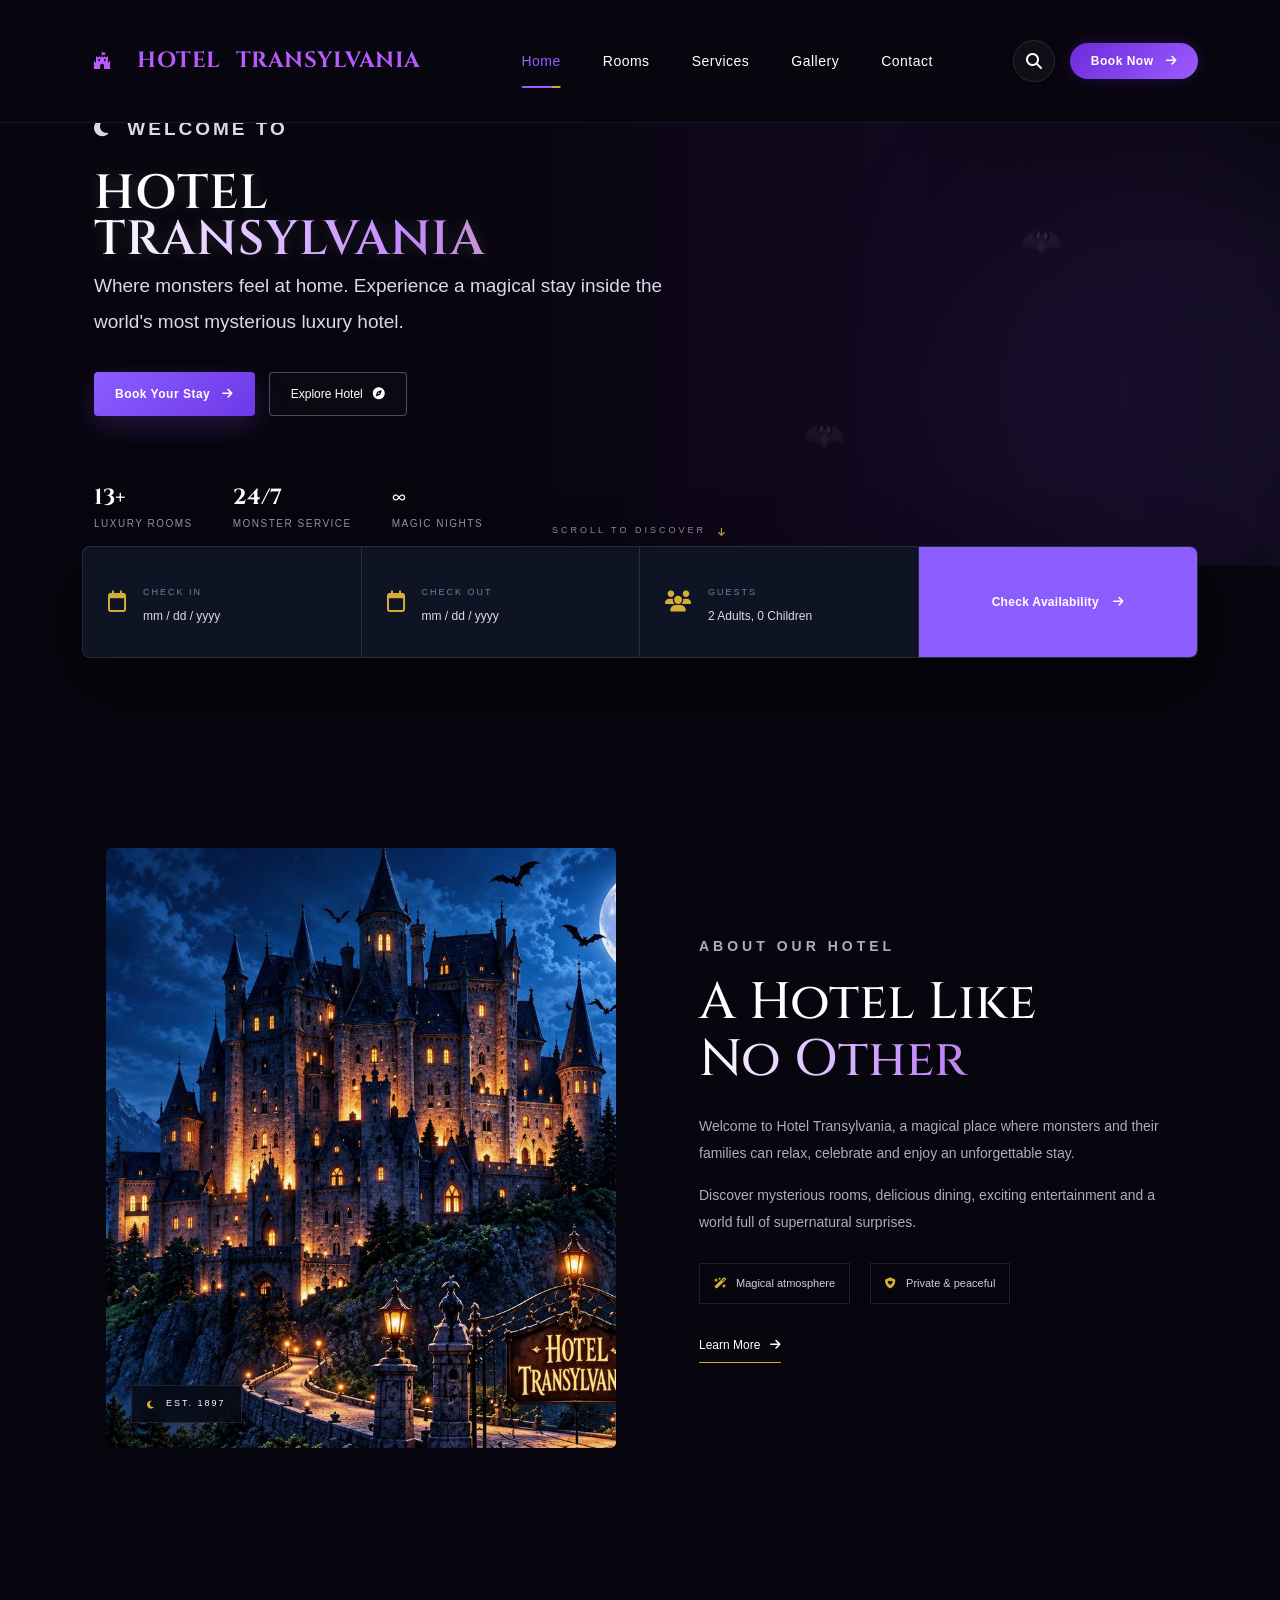
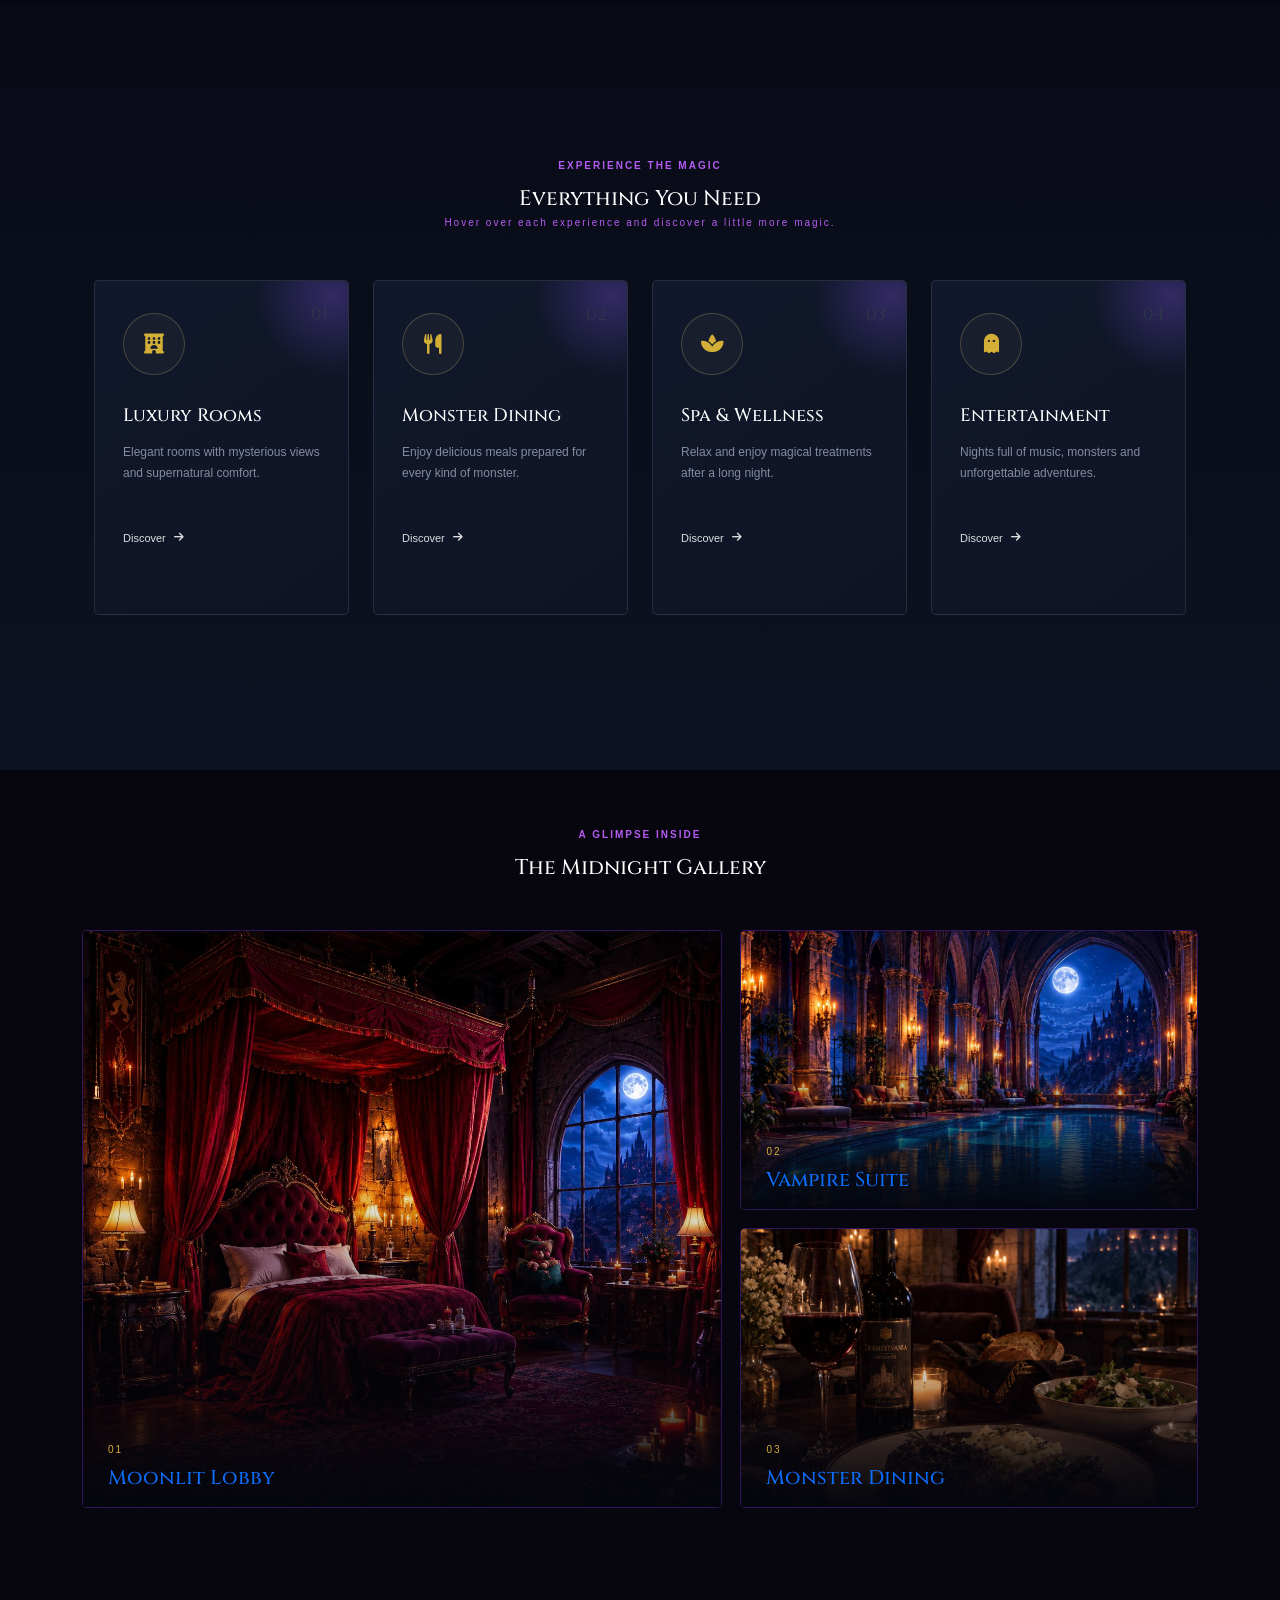
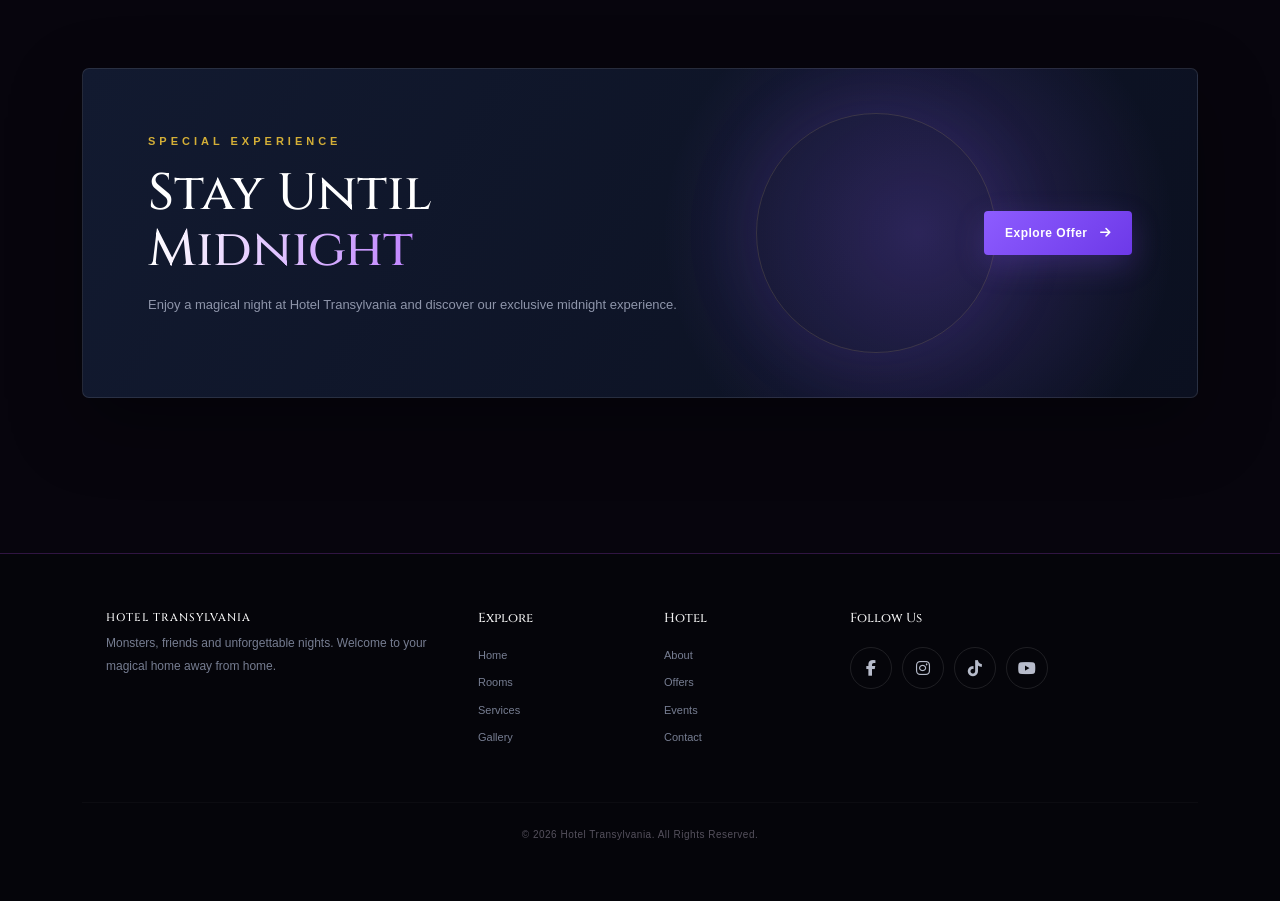
<file: index.html>
<!DOCTYPE html>
<html lang="en">
<head>
    <meta charset="UTF-8">
    <meta name="viewport" content="width=device-width, initial-scale=1.0">
    <title>Hotel Transylvania</title>

    <link href="https://cdn.jsdelivr.net/npm/bootstrap@5.3.3/dist/css/bootstrap.min.css" rel="stylesheet">
    <link rel="stylesheet" href="https://cdnjs.cloudflare.com/ajax/libs/font-awesome/6.5.2/css/all.min.css">
    <link rel="preconnect" href="https://fonts.googleapis.com">
    <link rel="preconnect" href="https://fonts.gstatic.com" crossorigin>
    <link href="https://fonts.googleapis.com/css2?family=Cinzel:wght@400;500;600;700;800&family=Poppins:wght@300;400;500;600;700&display=swap" rel="stylesheet">
    <link rel="stylesheet" href="style.css">
</head>


<link rel="icon" type="image/svg+xml" href="img/brand.png" >


<body>
<nav class="navbar navbar-expand-lg fixed-top">
    <div class="container">
        <a class="navbar-brand" href="#">
            <span class="logo-icon"><i class="fa-brands fa-fort-awesome"></i></span>
            <span>HOTEL</span>
            <span>TRANSYLVANIA</span>
        </a>

        <button class="navbar-toggler" type="button" data-bs-toggle="collapse" data-bs-target="#navbarMenu">
            <i class="fa-solid fa-bars"></i>
        </button>

        <div class="collapse navbar-collapse" id="navbarMenu">
            <ul class="navbar-nav mx-auto">
                <li class="nav-item"><a class="nav-link active" href="index.html">Home</a></li>
                <li class="nav-item"><a class="nav-link" href="index1.html">Rooms</a></li>
                <li class="nav-item"><a class="nav-link" href="index3.html">Services</a></li>
                <li class="nav-item"><a class="nav-link" href="index4.html">Gallery</a></li>
                <li class="nav-item"><a class="nav-link" href="index2.html">Contact</a></li>
            </ul>

            <div class="nav-right">
               <a href="index.html" class="icon-btn" aria-label="Search">
    <i class="fa-solid fa-magnifying-glass"></i>
</a>
                <a href="index2.html" class="book-btn">Book Now <i class="fa-solid fa-arrow-right"></i></a>
            </div>
        </div>
    </div>
</nav>

<section class="hero">
    <div class="hero-glow"></div>
    <div class="hero-overlay"></div>
    <div class="floating-bat bat-one">🦇</div>
    <div class="floating-bat bat-two">🦇</div>

    <div class="container hero-content">
        <div class="row align-items-center">
            <div class="col-lg-7">
                <p class="small-title"><i class="fa-solid fa-moon"></i> WELCOME TO</p>
                <h1>HOTEL <span>TRANSYLVANIA</span></h1>
                <p class="hero-text">
                    Where monsters feel at home. Experience a magical stay inside
                    the world's most mysterious luxury hotel.
                </p>

                <div class="hero-buttons">
                    <a href="#booking" class="main-btn">Book Your Stay <i class="fa-solid fa-arrow-right"></i></a>
                    <a href="#gallery" class="outline-btn">Explore Hotel <i class="fa-solid fa-compass"></i></a>
                </div>

                <div class="hero-stats">
                    <div><strong>13+</strong><span>Luxury Rooms</span></div>
                    <div><strong>24/7</strong><span>Monster Service</span></div>
                    <div><strong>∞</strong><span>Magic Nights</span></div>
                </div>
            </div>
        </div>
    </div>

    <div class="scroll-down">
        <span>SCROLL TO DISCOVER</span>
        <i class="fa-solid fa-arrow-down"></i>
    </div>
</section>

<section class="booking-section" id="booking">
    <div class="container">
        <div class="booking-box">
            <div class="row g-0 align-items-center">
                <div class="col-lg-3 booking-item">
                    <i class="fa-regular fa-calendar"></i>
                    <div><small>CHECK IN</small><p>mm / dd / yyyy</p></div>
                </div>
                <div class="col-lg-3 booking-item">
                    <i class="fa-regular fa-calendar"></i>
                    <div><small>CHECK OUT</small><p>mm / dd / yyyy</p></div>
                </div>
                <div class="col-lg-3 booking-item">
                    <i class="fa-solid fa-users"></i>
                    <div><small>GUESTS</small><p>2 Adults, 0 Children</p></div>
                </div>
                <div class="col-lg-3">
                    <button class="availability-btn">Check Availability <i class="fa-solid fa-arrow-right"></i></button>
                </div>
            </div>
        </div>
    </div>
</section>

<section class="about-section" id="rooms">
    <div class="container">
        <div class="row align-items-center g-5">
            <div class="col-lg-6">
               
                <div class="about-image image-hover">
                    <img src="img/hotal.jpg" alt="Luxury hotel">
                    <div class="image-decoration"></div>
                    <div class="image-badge"><i class="fa-solid fa-moon"></i><span>EST. 1897</span></div>
                </div>
            </div>

            <div class="col-lg-6">
                <div class="about-content">
                    <p class="section-label">ABOUT OUR HOTEL</p>
                    <h2>A Hotel Like <span>No Other</span></h2>
                    <p>Welcome to Hotel Transylvania, a magical place where monsters and their families can relax, celebrate and enjoy an unforgettable stay.</p>
                    <p>Discover mysterious rooms, delicious dining, exciting entertainment and a world full of supernatural surprises.</p>

                    <div class="mini-features">
                        <div><i class="fa-solid fa-wand-magic-sparkles"></i><span>Magical atmosphere</span></div>
                        <div><i class="fa-solid fa-shield-heart"></i><span>Private & peaceful</span></div>
                    </div>

                    <a href="#services" class="learn-btn">Learn More <i class="fa-solid fa-arrow-right"></i></a>
                </div>
            </div>
        </div>
    </div>
</section>

<section class="features-section" id="services">
    <div class="container">
        <div class="text-center section-heading">
            <p class="section-label">EXPERIENCE THE MAGIC</p>
            <h2 class="section-title">Everything You Need</h2>
            <p class="heading-text">Hover over each experience and discover a little more magic.</p>
        </div>

        <div class="row g-4">
            <div class="col-md-6 col-lg-3">
                <div class="feature-card">
                    <div class="feature-number">01</div>
                    <div class="feature-icon"><i class="fa-solid fa-hotel"></i></div>
                    <h4>Luxury Rooms</h4>
                    <p>Elegant rooms with mysterious views and supernatural comfort.</p>
                    <a href="#">Discover <i class="fa-solid fa-arrow-right"></i></a>
                </div>
            </div>

            <div class="col-md-6 col-lg-3">
                <div class="feature-card">
                    <div class="feature-number">02</div>
                    <div class="feature-icon"><i class="fa-solid fa-utensils"></i></div>
                    <h4>Monster Dining</h4>
                    <p>Enjoy delicious meals prepared for every kind of monster.</p>
                    <a href="#">Discover <i class="fa-solid fa-arrow-right"></i></a>
                </div>
            </div>

            <div class="col-md-6 col-lg-3">
                <div class="feature-card">
                    <div class="feature-number">03</div>
                    <div class="feature-icon"><i class="fa-solid fa-spa"></i></div>
                    <h4>Spa & Wellness</h4>
                    <p>Relax and enjoy magical treatments after a long night.</p>
                    <a href="#">Discover <i class="fa-solid fa-arrow-right"></i></a>
                </div>
            </div>

            <div class="col-md-6 col-lg-3">
                <div class="feature-card">
                    <div class="feature-number">04</div>
                    <div class="feature-icon"><i class="fa-solid fa-ghost"></i></div>
                    <h4>Entertainment</h4>
                    <p>Nights full of music, monsters and unforgettable adventures.</p>
                    <a href="#">Discover <i class="fa-solid fa-arrow-right"></i></a>
                </div>
            </div>
        </div>
    </div>
</section>

<section class="gallery-section" id="gallery">
    <div class="container">
        <div class="section-heading">
            <p class="section-label">A GLIMPSE INSIDE</p>
            <h2 class="section-title">The Midnight Gallery</h2>
        </div>

        <div class="gallery-grid">
            <a class="gallery-card large image-hover" href="#">
            
                <img src="img/hotal room.jpg" alt="Elegant interior">
                <div class="gallery-caption"><span>01</span><h3>Moonlit Lobby</h3></div>
            </a>
            <a class="gallery-card image-hover" href="#">
            
                <img src="img/hotal pool.jpg" alt="Luxury bedroom">
                <div class="gallery-caption"><span>02</span><h3>Vampire Suite</h3></div>
            </a>
            <a class="gallery-card image-hover" href="#">
            
                <img src="img/hotal food.jpg" alt="Dining room">
                <div class="gallery-caption"><span>03</span><h3>Monster Dining</h3></div>
            </a>
        </div>
    </div>
</section>

<section class="offer-section">
    <div class="container">
        <div class="offer-box">
            <div class="offer-orb"></div>
            <div>
                <p class="section-label">SPECIAL EXPERIENCE</p>
                <h2>Stay Until <span>Midnight</span></h2>
                <p>Enjoy a magical night at Hotel Transylvania and discover our exclusive midnight experience.</p>
            </div>
            <a href="#booking" class="main-btn">Explore Offer <i class="fa-solid fa-arrow-right"></i></a>
        </div>
    </div>
</section>

<footer id="contact">
    <div class="container">
        <div class="row g-5">
            <div class="col-lg-4">
                <h3 class="footer-logo">HOTEL TRANSYLVANIA</h3>
                <p>Monsters, friends and unforgettable nights. Welcome to your magical home away from home.</p>
            </div>
            <div class="col-lg-2">
                <h5>Explore</h5>
                <a href="index.html">Home</a><a href="index1.html">Rooms</a><a href="index3.html">Services</a><a href="index4.html">Gallery</a>
            </div>
            <div class="col-lg-2">
                <h5>Hotel</h5>
                <a href="#rooms">About</a><a href="#">Offers</a><a href="#">Events</a><a href="index2.html">Contact</a>
            </div>
            <div class="col-lg-4">
                <h5>Follow Us</h5>
                <div class="social-icons">
                    <a href="https://www.facebook.com/SonyPicturesAnimation/" aria-label="Facebook"><i class="fa-brands fa-facebook-f"></i></a>
                    <a href="https://www.instagram.com/sonyanimation/" aria-label="Instagram"><i class="fa-brands fa-instagram"></i></a>
                    <a href="https://www.tiktok.com/@sonypicturesanimation" aria-label="TikTok"><i class="fa-brands fa-tiktok"></i></a>
                    <a href="https://www.youtube.com/user/SonyAnimation" aria-label="YouTube"><i class="fa-brands fa-youtube"></i></a>
                </div>
            </div>
        </div>
        <hr>
        <p class="copyright">© 2026 Hotel Transylvania. All Rights Reserved.</p>
    </div>
</footer>

<script src="https://cdn.jsdelivr.net/npm/bootstrap@5.3.3/dist/js/bootstrap.bundle.min.js"></script>
</body>
</html>
</file>
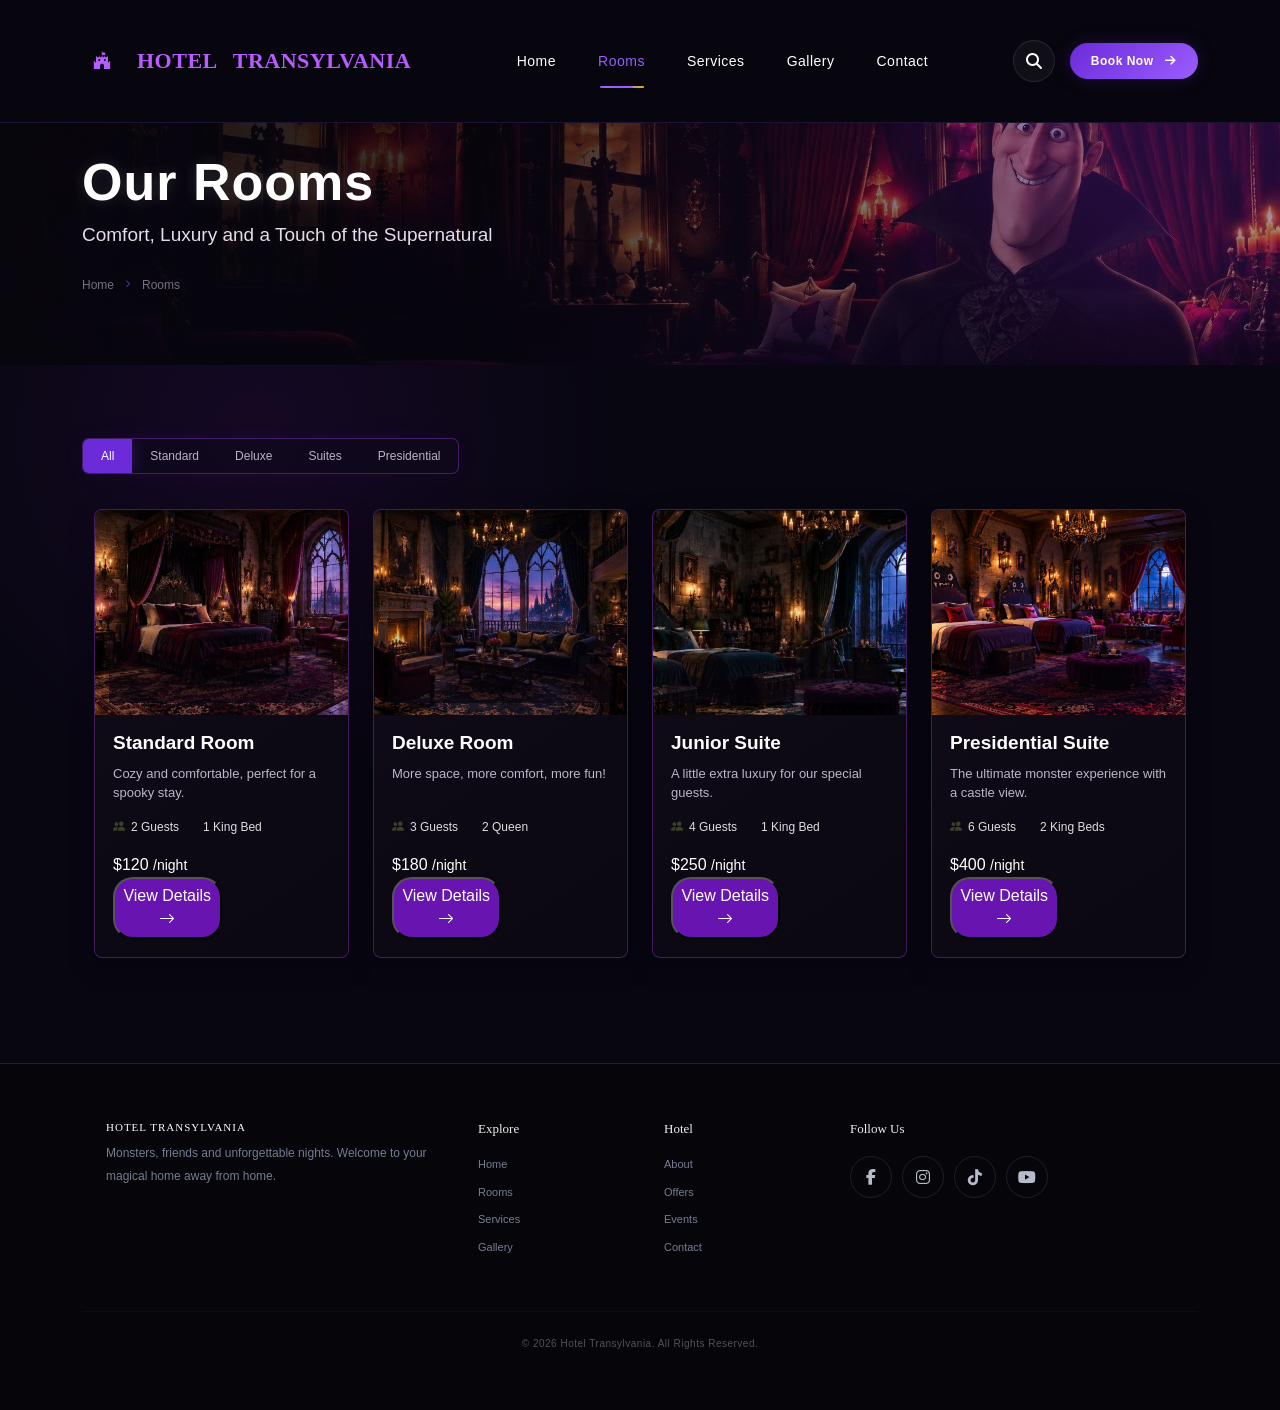
<file: index1.html>
<!DOCTYPE html>
<html lang="en">

<head>
    <meta charset="UTF-8">
    <meta name="viewport" content="width=device-width, initial-scale=1.0">

    <title>Our Rooms | Hotel Transylvania</title>

    <!-- Bootstrap -->
    <link href="https://cdn.jsdelivr.net/npm/bootstrap@5.3.3/dist/css/bootstrap.min.css" rel="stylesheet">

    <!-- Bootstrap Icons -->
    <link rel="stylesheet"
        href="https://cdn.jsdelivr.net/npm/bootstrap-icons@1.11.3/font/bootstrap-icons.min.css">

    <!-- CSS -->
    <link rel="stylesheet" href="style.css">
    <link rel="icon" type="image/svg+xml" href="img/brand.png" >
    <link rel="stylesheet" href="https://cdnjs.cloudflare.com/ajax/libs/font-awesome/6.5.2/css/all.min.css">

</head>

<body>
  
<nav class="navbar navbar-expand-lg fixed-top">
    <div class="container">
        <a class="navbar-brand" href="#">
            <span class="logo-icon"><i class="fa-brands fa-fort-awesome"></i></span>
            <span>HOTEL</span>
            <span>TRANSYLVANIA</span>
        </a>

        <button class="navbar-toggler" type="button" data-bs-toggle="collapse" data-bs-target="#navbarMenu">
            <i class="fa-solid fa-bars"></i>
        </button>

        <div class="collapse navbar-collapse" id="navbarMenu">
            <ul class="navbar-nav mx-auto">
                <li class="nav-item"><a class="nav-link" href="index.html">Home</a></li>
                <li class="nav-item"><a class="nav-link active" href="index1.html">Rooms</a></li>
                <li class="nav-item"><a class="nav-link" href="index3.html">Services</a></li>
                <li class="nav-item"><a class="nav-link" href="index4.html">Gallery</a></li>
                <li class="nav-item"><a class="nav-link" href="index2.html">Contact</a></li>
            </ul>

            <div class="nav-right">
               <a href="index.html" class="icon-btn" aria-label="Search">
    <i class="fa-solid fa-magnifying-glass"></i>
</a>
                <a href="index2.html" class="book-btn">Book Now <i class="fa-solid fa-arrow-right"></i></a>
            </div>
        </div>
    </div>
</nav>

    


    <section class="rooms-hero">

        <div class="hero-overlay"></div>

        <div class="container hero-content">

            <h1>Our Rooms</h1>

            <p>
                Comfort, Luxury and a Touch of the Supernatural
            </p>

            <div class="breadcrumb-custom">
                <span>Home</span>
                <i class="bi bi-chevron-right"></i>
                <span>Rooms</span>
            </div>

        </div>

    </section>



    <section class="rooms-section">

        <div class="container">

           

            <div class="room-filter">

                <button class="filter-btn active" data-filter="all">
                    All
                </button>

                <button class="filter-btn" data-filter="standard">
                    Standard
                </button>

                <button class="filter-btn" data-filter="deluxe">
                    Deluxe
                </button>

                <button class="filter-btn" data-filter="suite">
                    Suites
                </button>

                <button class="filter-btn" data-filter="presidential">
                    Presidential
                </button>

            </div>


            <div class="row g-4 rooms-container">



                <div class="col-12 col-md-6 col-xl-3 room-item standard">

                    <div class="room-card">

                        <div class="room-image">

                            <img src="img/room4.jpg"
                                alt="Standard Room">

                            <div class="image-overlay"></div>

                        </div>


                        <div class="room-content">

                            <h3>Standard Room</h3>

                            <p class="room-description">
                                Cozy and comfortable, perfect for a spooky stay.
                            </p>


                            <div class="room-info">

                                <span>
                                    <i class="bi bi-people-fill"></i>
                                    2 Guests
                                </span>

                                <span>
                                    <i class="bi bi-bed-fill"></i>
                                    1 King Bed
                                </span>

                            </div>


                            <div class="price">
                                $120
                                <small>/night</small>
                            </div>


                            <button class="details-btn">
                                View Details
                                <i class="bi bi-arrow-right"></i>
                            </button>

                        </div>

                    </div>

                </div>



                <div class="col-12 col-md-6 col-xl-3 room-item deluxe">

                    <div class="room-card">

                        <div class="room-image">

                            <img src="img/room3.jpg"
                                alt="Deluxe Room">

                            <div class="image-overlay"></div>

                        </div>


                        <div class="room-content">

                            <h3>Deluxe Room</h3>

                            <p class="room-description">
                                More space, more comfort, more fun!
                            </p>


                            <div class="room-info">

                                <span>
                                    <i class="bi bi-people-fill"></i>
                                    3 Guests
                                </span>

                                <span>
                                    <i class="bi bi-bed-fill"></i>
                                    2 Queen
                                </span>

                            </div>


                            <div class="price">
                                $180
                                <small>/night</small>
                            </div>


                            <button class="details-btn">
                                View Details
                                <i class="bi bi-arrow-right"></i>
                            </button>

                        </div>

                    </div>

                </div>



                <div class="col-12 col-md-6 col-xl-3 room-item suite">

                    <div class="room-card">

                        <div class="room-image">

                            <img src="img/room2.jpg"
                                alt="Junior Suite">

                            <div class="image-overlay"></div>

                        </div>


                        <div class="room-content">

                            <h3>Junior Suite</h3>

                            <p class="room-description">
                                A little extra luxury for our special guests.
                            </p>


                            <div class="room-info">

                                <span>
                                    <i class="bi bi-people-fill"></i>
                                    4 Guests
                                </span>

                                <span>
                                    <i class="bi bi-bed-fill"></i>
                                    1 King Bed
                                </span>

                            </div>


                            <div class="price">
                                $250
                                <small>/night</small>
                            </div>


                            <button class="details-btn">
                                View Details
                                <i class="bi bi-arrow-right"></i>
                            </button>

                        </div>

                    </div>

                </div>


                <div class="col-12 col-md-6 col-xl-3 room-item presidential">

                    <div class="room-card">

                        <div class="room-image">

                            <img src="img/room1.jpg"
                                alt="Presidential Suite">

                            <div class="image-overlay"></div>

                        </div>


                        <div class="room-content">

                            <h3>Presidential Suite</h3>

                            <p class="room-description">
                                The ultimate monster experience with a castle view.
                            </p>


                            <div class="room-info">

                                <span>
                                    <i class="bi bi-people-fill"></i>
                                    6 Guests
                                </span>

                                <span>
                                    <i class="bi bi-bed-fill"></i>
                                    2 King Beds
                                </span>

                            </div>


                            <div class="price">
                                $400
                                <small>/night</small>
                            </div>


                            <button class="details-btn">
                                View Details
                                <i class="bi bi-arrow-right"></i>
                            </button>

                        </div>

                    </div>

                </div>


            </div>

        </div>

    </section>
 <footer id="contact">
    <div class="container">
        <div class="row g-5">
            <div class="col-lg-4">
                <h3 class="footer-logo">HOTEL TRANSYLVANIA</h3>
                <p>Monsters, friends and unforgettable nights. Welcome to your magical home away from home.</p>
            </div>
            <div class="col-lg-2">
                <h5>Explore</h5>
                <a href="index.html">Home</a><a href="index1.html">Rooms</a><a href="index3.html">Services</a><a href="index4.html">Gallery</a>
            </div>
            <div class="col-lg-2">
                <h5>Hotel</h5>
                <a href="#rooms">About</a><a href="#">Offers</a><a href="#">Events</a><a href="index2.html">Contact</a>
            </div>
            <div class="col-lg-4">
                <h5>Follow Us</h5>
                <div class="social-icons">
                    <a href="https://www.facebook.com/SonyPicturesAnimation/" aria-label="Facebook"><i class="fa-brands fa-facebook-f"></i></a>
                    <a href="https://www.instagram.com/sonyanimation/" aria-label="Instagram"><i class="fa-brands fa-instagram"></i></a>
                    <a href="https://www.tiktok.com/@sonypicturesanimation" aria-label="TikTok"><i class="fa-brands fa-tiktok"></i></a>
                    <a href="https://www.youtube.com/user/SonyAnimation" aria-label="YouTube"><i class="fa-brands fa-youtube"></i></a>
                </div>
            </div>
        </div>
        <hr>
        <p class="copyright">© 2026 Hotel Transylvania. All Rights Reserved.</p>
    </div>
</footer>


    <script>

        const filterButtons = document.querySelectorAll(".filter-btn");
        const rooms = document.querySelectorAll(".room-item");


        filterButtons.forEach(button => {

            button.addEventListener("click", () => {

                /* Remove active from all buttons */

                filterButtons.forEach(btn => {
                    btn.classList.remove("active");
                });


                /* Add active to clicked button */

                button.classList.add("active");


                const filter = button.getAttribute("data-filter");


                rooms.forEach(room => {

                    if (filter === "all" || room.classList.contains(filter)) {

                        room.style.display = "block";

                        setTimeout(() => {
                            room.classList.add("show");
                        }, 50);

                    } else {

                        room.classList.remove("show");

                        setTimeout(() => {
                            room.style.display = "none";
                        }, 300);

                    }

                });

            });

        });

    </script>

</body>

</html>
</file>
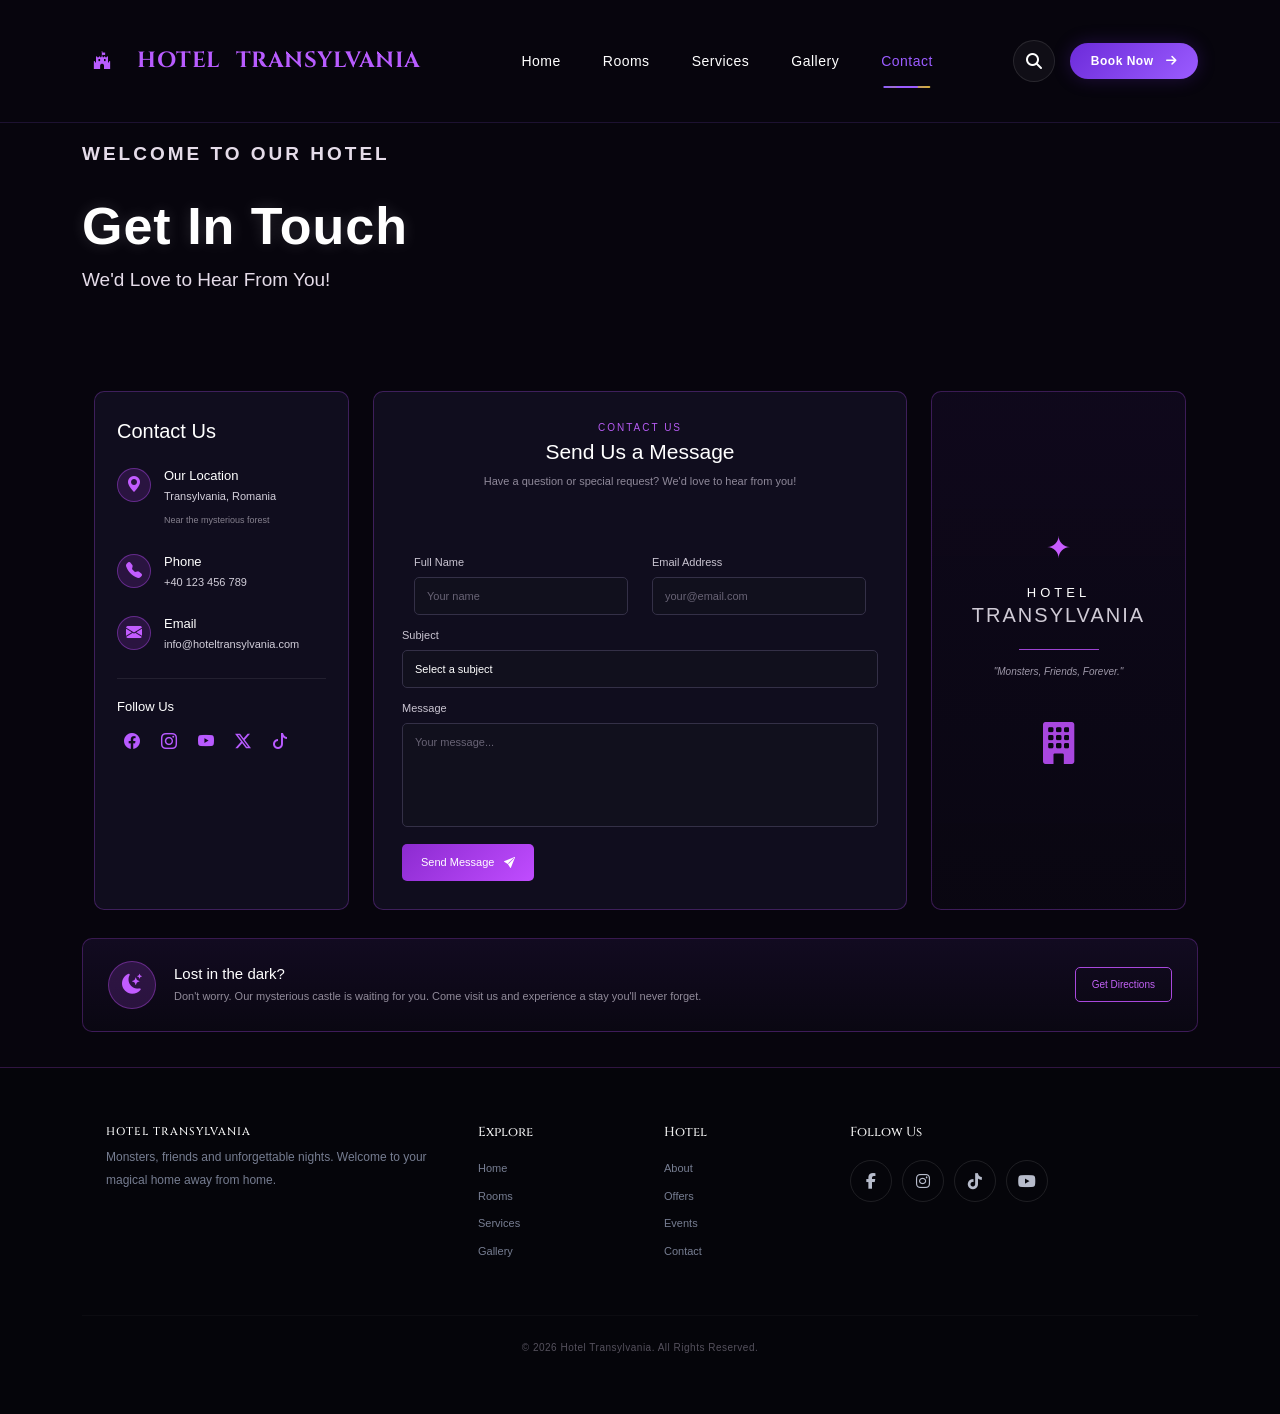
<file: index2.html>
<!DOCTYPE html>
<html lang="en">
<head>
    <meta charset="UTF-8">
    <meta name="viewport" content="width=device-width, initial-scale=1.0">
    <title>Document</title>
    <link href="https://cdn.jsdelivr.net/npm/bootstrap@5.3.3/dist/css/bootstrap.min.css" rel="stylesheet">

    <link rel="stylesheet" href="https://cdn.jsdelivr.net/npm/bootstrap-icons@1.11.3/font/bootstrap-icons.min.css">
     <link href="https://cdn.jsdelivr.net/npm/bootstrap@5.3.3/dist/css/bootstrap.min.css" rel="stylesheet">
    <link rel="stylesheet" href="https://cdnjs.cloudflare.com/ajax/libs/font-awesome/6.5.2/css/all.min.css">
    <link rel="preconnect" href="https://fonts.googleapis.com">
    <link rel="preconnect" href="https://fonts.gstatic.com" crossorigin>
    <link href="https://fonts.googleapis.com/css2?family=Cinzel:wght@400;500;600;700;800&family=Poppins:wght@300;400;500;600;700&display=swap" rel="stylesheet">
    
    
    <link rel="stylesheet" href="style.css">
    <link rel="icon" type="image/svg+xml" href="img/brand.png" >
</head>
<body>

    <nav class="navbar navbar-expand-lg fixed-top">
    <div class="container">
        <a class="navbar-brand" href="#">
            <span class="logo-icon"><i class="fa-brands fa-fort-awesome"></i></span>
            <span>HOTEL</span>
            <span>TRANSYLVANIA</span>
        </a>

        <button class="navbar-toggler" type="button" data-bs-toggle="collapse" data-bs-target="#navbarMenu">
            <i class="fa-solid fa-bars"></i>
        </button>

        <div class="collapse navbar-collapse" id="navbarMenu">
            <ul class="navbar-nav mx-auto">
                <li class="nav-item"><a class="nav-link" href="index.html">Home</a></li>
                <li class="nav-item"><a class="nav-link" href="index1.html">Rooms</a></li>
                <li class="nav-item"><a class="nav-link" href="index3.html">Services</a></li>
                <li class="nav-item"><a class="nav-link" href="index4.html">Gallery</a></li>
                <li class="nav-item"><a class="nav-link active" href="index2.html">Contact</a></li>
            </ul>

            <div class="nav-right">
               <a href="index.html" class="icon-btn" aria-label="Search">
    <i class="fa-solid fa-magnifying-glass"></i>
</a>
                <a href="index2.html" class="book-btn">Book Now <i class="fa-solid fa-arrow-right"></i></a>
            </div>
        </div>
    </div>
</nav>
   

    <button class="navbar-toggler" type="button" data-bs-toggle="collapse" data-bs-target="#navMenu">
        <span class="navbar-toggler-icon"></span>
    </button>

   
</div>
<div class="container hero-content">
    <p class="small-title">WELCOME TO OUR HOTEL</p>
    <h1>Get In Touch</h1>
    <p>We'd Love to Hear From You!</p>

    
</div>
<div class="container">

    <div class="row g-4">

        <div class="col-lg-3 col-md-6">

            <div class="contact-info">

                <h3>Contact Us</h3>

                <div class="info-item">
                    <div class="icon">
                        <i class="bi bi-geo-alt-fill"></i>
                    </div>

                    <div>
                        <h5>Our Location</h5>
                        <p>Transylvania, Romania</p>
                        <small>Near the mysterious forest</small>
                    </div>
                </div>


                <div class="info-item">
                    <div class="icon">
                        <i class="bi bi-telephone-fill"></i>
                    </div>

                    <div>
                        <h5>Phone</h5>
                        <p>+40 123 456 789</p>
                    </div>
                </div>


                <div class="info-item">
                    <div class="icon">
                        <i class="bi bi-envelope-fill"></i>
                    </div>

                    <div>
                        <h5>Email</h5>
                        <p>info@hoteltransylvania.com</p>
                    </div>
                </div>


                <div class="follow">
                    <h5>Follow Us</h5>

                    <div class="socials">
                        <a href="https://www.facebook.com/SonyPicturesAnimation/"><i class="bi bi-facebook"></i></a>
                        <a href="https://www.instagram.com/sonyanimation/"><i class="bi bi-instagram"></i></a>
                        <a href="https://www.youtube.com/user/SonyAnimation"><i class="bi bi-youtube"></i></a>
                        <a href="#"><i class="bi bi-twitter-x"></i></a>
                        <a href="https://www.tiktok.com/@sonypicturesanimation"><i class="bi bi-tiktok"></i></a>
                    </div>
                </div>

            </div>

        </div>


        <div class="col-lg-6 col-md-12">

            <div class="contact-form">

                <div class="section-heading">
                    <p>CONTACT US</p>
                    <h2>Send Us a Message</h2>
                    <span>Have a question or special request? We'd love to hear from you!</span>
                </div>

                <form>

                    <div class="row">

                        <div class="col-md-6">
                            <label>Full Name</label>
                            <input type="text" class="form-control" placeholder="Your name">
                        </div>

                        <div class="col-md-6">
                            <label>Email Address</label>
                            <input type="email" class="form-control" placeholder="your@email.com">
                        </div>

                    </div>


                    <label>Subject</label>

                    <select class="form-select">
                        <option selected>Select a subject</option>
                        <option>Room Reservation</option>
                        <option>General Question</option>
                        <option>Special Request</option>
                        <option>Other</option>
                    </select>


                    <label>Message</label>

                    <textarea class="form-control" rows="5" placeholder="Your message..."></textarea>


                    <button type="submit" class="send-btn">
                        Send Message
                        <i class="bi bi-send-fill"></i>
                    </button>

                </form>

            </div>

        </div>


        <div class="col-lg-3 col-md-6">

            <div class="hotel-card">

                <div class="bat">✦</div>

                <h2>HOTEL</h2>
                <h1>TRANSYLVANIA</h1>

                <div class="line"></div>

                <p>"Monsters, Friends, Forever."</p>

                <div class="castle-icon">
                    <i class="bi bi-building-fill"></i>
                </div>

            </div>

        </div>

    </div>


    <div class="location-box">

        <div>
            <i class="bi bi-moon-stars-fill"></i>
        </div>

        <div>
            <h3>Lost in the dark?</h3>
            <p>
                Don't worry. Our mysterious castle is waiting for you.
                Come visit us and experience a stay you'll never forget.
            </p>
        </div>

        <button class="direction-btn">
            Get Directions
        </button>

    </div>

</div>

<footer id="contact">
    <div class="container">
        <div class="row g-5">
            <div class="col-lg-4">
                <h3 class="footer-logo">HOTEL TRANSYLVANIA</h3>
                <p>Monsters, friends and unforgettable nights. Welcome to your magical home away from home.</p>
            </div>
            <div class="col-lg-2">
                <h5>Explore</h5>
                <a href="index.html">Home</a><a href="index1.html">Rooms</a><a href="index3.html">Services</a><a href="index4.html">Gallery</a>
            </div>
            <div class="col-lg-2">
                <h5>Hotel</h5>
                <a href="#rooms">About</a><a href="#">Offers</a><a href="#">Events</a><a href="index2.html">Contact</a>
            </div>
            <div class="col-lg-4">
                <h5>Follow Us</h5>
                <div class="social-icons">
                    <a href="https://www.facebook.com/SonyPicturesAnimation/" aria-label="Facebook"><i class="fa-brands fa-facebook-f"></i></a>
                    <a href="https://www.instagram.com/sonyanimation/" aria-label="Instagram"><i class="fa-brands fa-instagram"></i></a>
                    <a href="https://www.tiktok.com/@sonypicturesanimation" aria-label="TikTok"><i class="fa-brands fa-tiktok"></i></a>
                    <a href="https://www.youtube.com/user/SonyAnimation" aria-label="YouTube"><i class="fa-brands fa-youtube"></i></a>
                </div>
            </div>
        </div>
        <hr>
        <p class="copyright">© 2026 Hotel Transylvania. All Rights Reserved.</p>
    </div>
</footer>

</body>
</html>
</file>
<file: style.css>
:root{
    --bg:#080b16;
    --bg-soft:#0d1222;
    --card:#11182b;
    --card-2:#151e34;
    --text:#f5f2ff;
    --muted:#a9aec2;
    --purple:#8d5cff;
    --purple-2:#c084ff;
    --gold:#e7c77a;
    --line:rgba(255,255,255,.10);
    --shadow:0 25px 70px rgba(0,0,0,.35);
}

.icon-btn {
    display: inline-flex;
    align-items: center;
    justify-content: center;
    border: none; background: transparent;
    padding: 0; margin: 0; color: inherit;
    text-decoration: none; cursor: pointer;
    font: inherit; 
    } 
    .icon-btn:hover, .icon-btn:focus, .icon-btn:active {
    color: inherit;
    text-decoration: none;
    }


*{box-sizing:border-box}
html{scroll-behavior:smooth}
body{
    margin:0;
    background:var(--bg);
    color:var(--text);
    font-family:'Poppins',sans-serif;
    overflow-x:hidden;
}
a{text-decoration:none}
button{font-family:inherit}

.navbar{
    padding:18px 0;
    background:rgba(5,7,15,.52);
    backdrop-filter:blur(18px);
    -webkit-backdrop-filter:blur(18px);
    border-bottom:1px solid transparent;
    transition:.35s ease;
    z-index:1000;
}
.navbar:hover{background:rgba(5,7,15,.82);border-color:var(--line)}
.navbar-brand{
    display:flex;align-items:center;gap:7px;
    color:#fff!important;font-family:'Cinzel',serif;font-weight:700;
    letter-spacing:2px;font-size:13px;line-height:1.05;
    transition:.3s ease;
}
.navbar-brand span:not(.logo-icon){transition:.3s ease}
.navbar-brand:hover{transform:translateY(-2px)}
.navbar-brand:hover span:not(.logo-icon){color:var(--gold)}
.logo-icon{
    display:grid;place-items:center;width:35px;height:35px;
    ;border-radius:50%;
    color:var(--gold);font-size:16px;transition:.5s ease;
}
.navbar-brand:hover .logo-icon{transform:rotate(180deg) scale(1.08);box-shadow:0 0 25px rgba(231,199,122,.25)}
.nav-link{
    color:#d9d7e4!important;margin:0 10px;position:relative;
    font-size:13px;letter-spacing:.5px;transition:.3s ease;
}
.nav-link:before{
    content:"";position:absolute;left:50%;bottom:-8px;width:0;height:2px;
    transform:translateX(-50%);background:linear-gradient(90deg,var(--purple),var(--gold));
    transition:.35s ease;border-radius:99px;
}
.nav-link:hover,.nav-link.active{color:#fff!important}
.nav-link:hover:before,.nav-link.active:before{width:70%}
.nav-right{display:flex;align-items:center;gap:15px}
.icon-btn{
    width:42px;height:42px;border:1px solid var(--line);border-radius:50%;
    color:#fff;background:rgba(255,255,255,.04);transition:.3s ease;
}
.icon-btn:hover{transform:rotate(12deg) scale(1.08);background:var(--purple);border-color:var(--purple);box-shadow:0 10px 30px rgba(141,92,255,.35)}
.book-btn,.main-btn{
    display:inline-flex;align-items:center;gap:12px;
    padding:13px 21px;border-radius:4px;background:linear-gradient(135deg,var(--purple),#6d39e8);
    color:#fff;font-size:12px;font-weight:600;letter-spacing:.5px;
    box-shadow:0 10px 30px rgba(141,92,255,.22);
    transition:.35s ease;position:relative;overflow:hidden;
}
.book-btn:before,.main-btn:before,.availability-btn:before{
    content:"";position:absolute;inset:0;transform:translateX(-110%);
    background:linear-gradient(90deg,transparent,rgba(255,255,255,.22),transparent);
    transition:.6s ease;
}
.book-btn:hover:before,.main-btn:hover:before,.availability-btn:hover:before{transform:translateX(110%)}
.book-btn:hover,.main-btn:hover{color:#fff;transform:translateY(-4px);box-shadow:0 18px 40px rgba(141,92,255,.35)}
.book-btn i,.main-btn i,.learn-btn i{transition:.3s ease}
.book-btn:hover i,.main-btn:hover i,.learn-btn:hover i{transform:translateX(5px)}

.hero{
    min-height:100vh;display:flex;align-items:center;position:relative;overflow:hidden;
    background:
      radial-gradient(circle at 75% 30%,rgba(125,72,210,.30),transparent 30%),
      linear-gradient(90deg,rgba(4,6,14,.97) 0%,rgba(6,8,18,.78) 45%,rgba(6,8,18,.35) 100%),
      url("../web100/images/babalo.png") center/cover;
}
.hero-overlay{position:absolute;inset:0;background:linear-gradient(180deg,rgba(5,6,14,.1),rgba(5,6,14,.78))}
.hero-glow{
    position:absolute;width:480px;height:480px;right:-160px;top:15%;
    border-radius:50%;background:rgba(141,92,255,.16);filter:blur(80px);
    animation:glow 6s ease-in-out infinite alternate;
}
.hero-content{position:relative;z-index:2;padding-top:70px}
.small-title,.section-label{
    color:var(--gold);font-size:11px;letter-spacing:4px;font-weight:600;
}
.small-title i{margin-right:8px}
.hero h1{
    font-family:'Cinzel',serif;font-size:clamp(48px,7vw,92px);line-height:.96;
    margin:20px 0 25px;font-weight:700;letter-spacing:-2px;
    text-shadow:0 12px 50px rgba(0,0,0,.55);
}
.hero h1 span,.about-content h2 span,.offer-box h2 span{
    display:block;color:transparent;
    background:linear-gradient(90deg,#fff,var(--purple-2),var(--gold));
    -webkit-background-clip:text;background-clip:text;
}
.hero-text{max-width:590px;color:#c5c8d5;line-height:1.9;font-size:15px}
.hero-buttons{display:flex;gap:14px;flex-wrap:wrap;margin-top:32px}
.outline-btn{
    display:inline-flex;align-items:center;gap:10px;padding:12px 21px;
    color:#fff;border:1px solid rgba(255,255,255,.28);border-radius:4px;font-size:12px;
    transition:.35s ease;background:rgba(255,255,255,.02);
}
.outline-btn:hover{color:#fff;background:#fff;color:#111;transform:translateY(-4px);box-shadow:0 15px 35px rgba(0,0,0,.3)}
.hero-stats{display:flex;gap:40px;margin-top:65px}
.hero-stats div{display:flex;flex-direction:column;gap:2px}
.hero-stats strong{font-family:'Cinzel',serif;font-size:22px;color:#fff}
.hero-stats span{font-size:10px;letter-spacing:1.5px;color:#9398ac;text-transform:uppercase}
.scroll-down{
    position:absolute;bottom:28px;left:50%;transform:translateX(-50%);
    display:flex;align-items:center;gap:12px;color:#8d91a4;font-size:9px;letter-spacing:3px;z-index:3;
}
.scroll-down i{animation:bounce 1.7s infinite;color:var(--gold)}
.floating-bat{position:absolute;opacity:.14;font-size:34px;z-index:1;filter:grayscale(1);animation:float 7s ease-in-out infinite}
.bat-one{right:17%;top:28%}.bat-two{right:34%;top:68%;animation-delay:-3s}

.booking-section{position:relative;z-index:5;margin-top:-55px}
.booking-box{
    background:rgba(16,22,39,.92);border:1px solid rgba(255,255,255,.1);
    box-shadow:var(--shadow);backdrop-filter:blur(16px);border-radius:8px;overflow:hidden;
}
.booking-item{
    min-height:110px;padding:25px;display:flex;align-items:center;gap:17px;
    border-right:1px solid var(--line);transition:.3s ease;
}
.booking-item:hover{background:rgba(141,92,255,.07)}
.booking-item>i{font-size:21px;color:var(--gold);transition:.4s ease}
.booking-item:hover>i{transform:rotate(-12deg) scale(1.2);color:var(--purple-2)}
.booking-item small{font-size:9px;letter-spacing:2px;color:#777e96}
.booking-item p{margin:5px 0 0;font-size:12px;color:#ddd}
.availability-btn{
    width:100%;height:110px;border:0;background:var(--purple);color:#fff;
    position:relative;overflow:hidden;font-weight:600;font-size:12px;letter-spacing:.3px;
    transition:.35s ease;
}
.availability-btn i{margin-left:10px;transition:.3s ease}
.availability-btn:hover{background:#a06dff}
.availability-btn:hover i{transform:translateX(7px)}

.about-section,.features-section,.gallery-section,.offer-section{padding:120px 0}
.about-image{position:relative;border-radius:5px;z-index:1}
.about-image img{width:100%;height:600px;object-fit:cover;display:block;border-radius:5px;filter:saturate(.85)}
.image-hover{overflow:hidden}
.image-hover:before{
    content:"";position:absolute;inset:0;z-index:2;
    background:linear-gradient(135deg,rgba(141,92,255,.35),transparent 45%,rgba(231,199,122,.18));
    opacity:0;transition:.45s ease;pointer-events:none;
}
.image-hover img{transition:transform .8s cubic-bezier(.2,.8,.2,1),filter .5s ease}
.image-hover:hover:before{opacity:1}
.image-hover:hover img{transform:scale(1.07);filter:saturate(1.12)}
.image-decoration{
    position:absolute;inset:20px -20px -20px 20px;border:1px solid rgba(231,199,122,.4);
    z-index:-1;transition:.5s ease;
}
.about-image:hover .image-decoration{inset:12px -28px -28px 12px;border-color:rgba(141,92,255,.55)}
.image-badge{
    position:absolute;left:25px;bottom:25px;z-index:3;
    display:flex;align-items:center;gap:10px;padding:11px 15px;
    background:rgba(6,8,18,.8);backdrop-filter:blur(12px);border:1px solid var(--line);
    font-size:9px;letter-spacing:2px;color:#fff;transition:.35s ease;
}
.image-badge i{color:var(--gold)}
.about-image:hover .image-badge{transform:translateY(-7px)}
.about-content{padding-left:35px}
.about-content h2,.section-title,.offer-box h2{
    font-family:'Cinzel',serif;font-size:clamp(34px,4vw,55px);line-height:1.1;margin:15px 0 25px;
}
.about-content>p{color:var(--muted);line-height:1.9;font-size:14px;max-width:560px}
.mini-features{display:flex;gap:20px;margin:28px 0}
.mini-features div{
    display:flex;align-items:center;gap:10px;padding:11px 14px;border:1px solid var(--line);
    color:#cdd0dc;font-size:11px;transition:.3s ease;
}
.mini-features div:hover{border-color:rgba(141,92,255,.6);transform:translateY(-3px);background:rgba(141,92,255,.06)}
.mini-features i{color:var(--gold)}
.learn-btn{display:inline-flex;align-items:center;gap:10px;color:#fff;font-size:12px;border-bottom:1px solid var(--gold);padding-bottom:8px;transition:.3s ease}
.learn-btn:hover{color:var(--gold);padding-left:7px}

.features-section{background:linear-gradient(180deg,var(--bg),var(--bg-soft))}
.section-heading{text-align:center;margin-bottom:50px}
.section-heading .section-label{margin-bottom:10px}
.heading-text{color:#858ba0;font-size:13px}
.feature-card{
    min-height:335px;padding:32px 28px;background:linear-gradient(145deg,#11182b,#0e1424);
    border:1px solid var(--line);position:relative;overflow:hidden;border-radius:5px;
    transition:.45s cubic-bezier(.2,.8,.2,1);
}
.feature-card:before{
    content:"";position:absolute;width:170px;height:170px;right:-70px;top:-70px;border-radius:50%;
    background:radial-gradient(circle,rgba(141,92,255,.28),transparent 65%);
    transition:.5s ease;
}
.feature-card:after{
    content:"";position:absolute;left:0;bottom:0;width:0;height:2px;
    background:linear-gradient(90deg,var(--purple),var(--gold));transition:.5s ease;
}
.feature-card:hover{transform:translateY(-12px);border-color:rgba(141,92,255,.45);box-shadow:0 25px 60px rgba(0,0,0,.3)}
.feature-card:hover:before{transform:scale(2.2)}
.feature-card:hover:after{width:100%}
.feature-number{position:absolute;right:20px;top:20px;color:#30374c;font-family:'Cinzel',serif;font-size:18px;transition:.3s ease}
.feature-card:hover .feature-number{color:rgba(231,199,122,.55)}
.feature-icon{
    width:62px;height:62px;display:grid;place-items:center;border-radius:50%;
    color:var(--gold);border:1px solid rgba(231,199,122,.25);background:rgba(231,199,122,.04);
    font-size:20px;margin-bottom:30px;transition:.45s ease;
}
.feature-card:hover .feature-icon{transform:rotateY(180deg) scale(1.08);background:var(--purple);color:#fff;border-color:var(--purple);box-shadow:0 12px 30px rgba(141,92,255,.3)}
.feature-card h4{font-family:'Cinzel',serif;font-size:18px;margin-bottom:15px}
.feature-card p{color:#858ba0;font-size:12px;line-height:1.8;min-height:67px}
.feature-card a{color:#ddd;font-size:11px;display:inline-flex;gap:8px;align-items:center;transition:.3s ease}
.feature-card a i{transition:.3s ease}
.feature-card a:hover{color:var(--gold)}
.feature-card a:hover i{transform:translateX(6px)}

.gallery-grid{display:grid;grid-template-columns:1.4fr 1fr;gap:18px}
.gallery-card{min-height:280px;position:relative;border-radius:5px;overflow:hidden;background:#111}
.gallery-card.large{grid-row:span 2;min-height:578px}
.gallery-card img{width:100%;height:100%;object-fit:cover;display:block}
.gallery-caption{
    position:absolute;left:0;right:0;bottom:0;padding:25px;
    background:linear-gradient(transparent,rgba(4,6,13,.9));z-index:3;
    transform:translateY(8px);transition:.4s ease;
}
.gallery-caption span{color:var(--gold);font-size:10px;letter-spacing:2px}
.gallery-caption h3{font-family:'Cinzel',serif;font-size:20px;margin:6px 0 0}
.gallery-card:hover .gallery-caption{transform:translateY(0)}
.gallery-card:hover img{transform:scale(1.09) rotate(.4deg)}

.offer-section{padding-top:30px}
.offer-box{
    min-height:330px;position:relative;overflow:hidden;padding:60px 65px;
    display:flex;align-items:center;justify-content:space-between;gap:30px;
    background:
      radial-gradient(circle at 75% 50%,rgba(141,92,255,.24),transparent 30%),
      linear-gradient(120deg,#121a30,#0b1020);
    border:1px solid var(--line);border-radius:7px;box-shadow:var(--shadow);
}
.offer-orb{position:absolute;width:240px;height:240px;right:18%;border:1px solid rgba(231,199,122,.15);border-radius:50%;box-shadow:0 0 80px rgba(141,92,255,.12)}
.offer-box>div:not(.offer-orb){position:relative;z-index:2}
.offer-box h2{margin-bottom:15px}
.offer-box p:not(.section-label){max-width:550px;color:#8e95aa;font-size:13px;line-height:1.8}
.offer-box .main-btn{position:relative;z-index:2;white-space:nowrap}

footer{padding:75px 0 25px;background:#060811;border-top:1px solid var(--line)}
.footer-logo{font-family:'Cinzel',serif;font-size:19px;letter-spacing:2px}
footer p{color:#767d91;font-size:12px;line-height:1.9}
footer h5{font-family:'Cinzel',serif;font-size:13px;margin-bottom:20px;color:#eee}
footer a:not(.social-icons a){display:block;color:#777e92;font-size:11px;margin-bottom:11px;transition:.25s ease}
footer a:not(.social-icons a):hover{color:var(--gold);padding-left:5px}
.social-icons{display:flex;gap:10px}
.social-icons a{
    width:42px;height:42px;display:grid;place-items:center;border:1px solid var(--line);
    border-radius:50%;color:#b7bccb;transition:.35s ease;
}
.social-icons a:hover{color:#fff;background:var(--purple);border-color:var(--purple);transform:translateY(-6px) rotate(8deg);box-shadow:0 12px 30px rgba(141,92,255,.3)}
footer hr{border-color:var(--line);margin:45px 0 22px}
.copyright{text-align:center;margin:0;font-size:10px!important;letter-spacing:.5px}

@keyframes glow{from{transform:scale(1);opacity:.55}to{transform:scale(1.25);opacity:1}}
@keyframes bounce{0%,100%{transform:translateY(0)}50%{transform:translateY(7px)}}
@keyframes float{0%,100%{transform:translate(0,0) rotate(-6deg)}50%{transform:translate(25px,-25px) rotate(8deg)}}

@media(max-width:991px){
    .navbar{background:rgba(5,7,15,.9)}
    .navbar-collapse{padding:20px 0}
    .nav-right{margin-top:15px}
    .hero{min-height:850px}
    .booking-section{margin-top:-30px}
    .booking-item{border-right:0;border-bottom:1px solid var(--line)}
    .availability-btn{height:80px}
    .about-content{padding-left:0}
    .about-image img{height:500px}
    .offer-box{padding:45px 35px;flex-direction:column;align-items:flex-start}
}
@media(max-width:767px){
    .hero h1{font-size:48px}
    .hero-stats{gap:20px;flex-wrap:wrap}
    .hero-stats strong{font-size:18px}
    .hero-stats span{font-size:8px}
    .about-section,.features-section,.gallery-section{padding:80px 0}
    .gallery-grid{display:grid;grid-template-columns:1fr}
    .gallery-card,.gallery-card.large{min-height:330px;grid-row:auto}
    .mini-features{flex-direction:column}
    .about-image img{height:420px}
    .offer-box h2{font-size:38px}
    .offer-box{padding:38px 25px}
}
@media(prefers-reduced-motion:reduce){
    *,*:before,*:after{scroll-behavior:auto!important;animation:none!important;transition:none!important}
}



* {
    margin: 0;
    padding: 0;
    box-sizing: border-box;
}

body {
    background: #080611;
    color: white;
    font-family: Georgia, "Times New Roman", serif;
    overflow-x: hidden;
}



.rooms-hero {
    height: 285px;

    background-image:
        url("img/babalololo.jpg");

    background-size: cover;
    background-position: center;

    position: relative;

    display: flex;
    align-items: center;

    overflow: hidden;
}


/* Dark overlay */

.hero-overlay {
    position: absolute;
    inset: 0;

    background:
        linear-gradient(
            90deg,
            rgba(4, 2, 10, 0.94),
            rgba(20, 3, 25, 0.65),
            rgba(5, 2, 12, 0.35)
        );
}


/* Purple glow */

.rooms-hero::after {
    content: "";

    position: absolute;

    width: 500px;
    height: 500px;

    right: -180px;
    top: -220px;

    background: rgba(154, 47, 255, 0.20);

    filter: blur(80px);

    border-radius: 50%;

    animation: glowMove 6s ease-in-out infinite alternate;
}


@keyframes glowMove {

    from {
        transform: translateY(-20px);
    }

    to {
        transform: translateY(60px);
    }

}


/* Hero content */

.hero-content {
    position: relative;
    z-index: 2;

    animation: heroAppear 1.2s ease forwards;
}


@keyframes heroAppear {

    from {
        opacity: 0;
        transform: translateY(30px);
    }

    to {
        opacity: 1;
        transform: translateY(0);
    }

}


.hero-content h1 {
    font-size: 52px;

    font-weight: 700;

    letter-spacing: 1px;

    margin-bottom: 8px;

    text-shadow:
        0 0 15px rgba(255,255,255,0.15);
}


.hero-content p {
    font-size: 19px;

    color: #e5dce9;

    margin-bottom: 27px;
}


.breadcrumb-custom {
    display: flex;

    align-items: center;

    gap: 10px;

    font-size: 14px;

    color: #eee;
}


.breadcrumb-custom i {
    font-size: 11px;

    color: #b35cff;
}


/* =========================================
   ROOMS SECTION
========================================= */

.rooms-section {
    min-height: 650px;

    padding: 38px 0 70px;

    background:
        radial-gradient(
            circle at 20% 10%,
            rgba(117, 28, 178, 0.12),
            transparent 30%
        ),
        #080611;
}


/* =========================================
   FILTER
========================================= */

.room-filter {
    display: inline-flex;

    border: 1px solid rgba(170, 70, 255, 0.35);

    border-radius: 7px;

    overflow: hidden;

    margin-bottom: 35px;

    background: rgba(16, 9, 28, 0.9);

    box-shadow:
        0 0 20px rgba(116, 28, 180, 0.08);
}


.filter-btn {
    border: none;

    background: transparent;

    color: #ddd;

    padding: 11px 22px;

    font-family: inherit;

    font-size: 15px;

    cursor: pointer;

    transition: all 0.35s ease;
}


.filter-btn:hover {
    color: white;

    background: rgba(137, 44, 201, 0.2);

    box-shadow:
        inset 0 -2px 0 #a941ff;
}


.filter-btn.active {
    color: white;

    background:
        linear-gradient(
            135deg,
            #9c38ed,
            #7026bb
        );

    box-shadow:
        0 0 18px rgba(159, 53, 241, 0.5);
}


/* =========================================
   ROOM CARD
========================================= */

.room-item {
    transition:
        opacity 0.35s ease,
        transform 0.35s ease;
}


.room-card {
    height: 100%;

    background:
        linear-gradient(
            145deg,
            #100b19,
            #0b0811
        );

    border: 1px solid rgba(143, 53, 198, 0.42);

    border-radius: 8px;

    overflow: hidden;

    position: relative;

    transition:
        transform 0.45s cubic-bezier(.2,.8,.2,1),
        box-shadow 0.45s ease,
        border-color 0.45s ease;

    box-shadow:
        0 8px 25px rgba(0,0,0,0.35);
}


/* Luxury hover */

.room-card:hover {

    transform:
        translateY(-12px)
        scale(1.015);

    border-color: rgba(188, 83, 255, 0.85);

    box-shadow:
        0 20px 45px rgba(0,0,0,0.55),
        0 0 25px rgba(148, 40, 210, 0.25);
}


/* =========================================
   IMAGE
========================================= */

.room-image {
    height: 205px;

    position: relative;

    overflow: hidden;
}


.room-image img {
    width: 100%;
    height: 100%;

    object-fit: cover;

    display: block;

    transition:
        transform 0.7s cubic-bezier(.2,.8,.2,1),
        filter 0.5s ease;
}


.room-card:hover .room-image img {

    transform: scale(1.1);

    filter:
        brightness(1.08)
        saturate(1.15);
}


/* Image dark gradient */

.image-overlay {
    position: absolute;

    inset: 0;

    background:
        linear-gradient(
            to bottom,
            transparent 50%,
            rgba(9, 4, 15, 0.65)
        );

    pointer-events: none;
}


/* Purple light sweep */

.room-image::after {

    content: "";

    position: absolute;

    top: 0;
    left: -120%;

    width: 70%;
    height: 100%;

    background:
        linear-gradient(
            90deg,
            transparent,
            rgba(255,255,255,0.13),
            transparent
        );

    transform: skewX(-20deg);

    transition: left 0.8s ease;

}


.room-card:hover .room-image::after {

    left: 140%;

}


/* =========================================
   CARD CONTENT
========================================= */

.room-content {
    padding: 17px 18px 18px;
}


.room-content h3 {

    font-size: 19px;

    margin-bottom: 9px;

    font-weight: 600;

    color: #fff;

    transition:
        color 0.3s ease,
        letter-spacing 0.3s ease;
}


.room-card:hover h3 {

    color: #d48cff;

    letter-spacing: 0.4px;

}


.room-description {

    font-size: 13px;

    line-height: 1.5;

    min-height: 42px;

    color: #bdb6c4;

    margin-bottom: 12px;
}


/* =========================================
   ROOM INFO
========================================= */

.room-info {

    display: flex;

    gap: 18px;

    margin-bottom: 17px;

    color: #ddd;

    font-size: 12px;
}


.room-info span {

    display: flex;

    align-items: center;

    gap: 6px;

}


.room-info i {

    color: #bd54}

    .details-btn{
        border-radius: 20px ;
        background-color: #6714b0;
        color: white;
        width: 50%;
        padding: 5px;

    }


    *{
     margin: 0;
     padding: 0;
     box-sizing: border-box; 
}
body {
     background: #090812;
     color: #ffffff;
     font-family: Arial, sans-serif;
 }
.navbar { 
    background: rgba(5, 5, 12, 0.94);
     border-bottom: 1px solid rgba(183, 93, 255, 0.25);
     padding: 13px 0;
     z-index: 1000; 
}
.navbar-brand {
     font-size: 16px; 
    font-weight: bold;
     letter-spacing: 1px; 
}
.navbar-brand span {
     color: #b85cff;
     font-size: 22px;
     margin-right: 5px;
 }
.nav-link { color: #d8d4e5 !important;
     font-size: 13px; margin: 0 13px; 
    transition: 0.3s; 
}
.nav-link:hover, .nav-link.active { 
    color: #c467ff !important;
 }
.book-btn {
     background: linear-gradient(135deg, #8f32d7, #c65cff);
     color: white;
     border: none;
     border-radius: 5px; 
    padding: 9px 20px;
     font-size: 12px;
     transition: 0.3s;
 }
.book-btn:hover {
     transform: translateY(-2px);
     box-shadow: 0 0 20px rgba(190, 75, 255, 0.5); 
}
.hero {
     min-height: 310px;
     position: relative; 
    display: flex;
     align-items: center; 
    background-image: url("https://images.unsplash.com/photo-1518709268805-4e9042af9f23?auto=format&fit=crop&w=1600&q=80");
     background-size: cover;
    background-position: center; overflow: hidden; 
}
.hero-overlay {
     position: absolute; 
    inset: 0;
     background: linear-gradient( 90deg, rgba(8, 5, 20, 0.95), rgba(29, 12, 55, 0.75), rgba(8, 5, 20, 0.8) ); 
}
.hero-content {
     position: relative;
     z-index: 2;
     padding-top: 50px;
 }
.small-title { color: #bb62f7; font-size: 11px;
     letter-spacing: 3px; margin-bottom: 8px;
 }
.hero h1 {
     font-size: 42px; 
    font-weight: 700; 
    margin-bottom: 5px;
 }
.hero p {
     color: #ddd8e8; 
}
.breadcrumb-text { 
    margin-top: 18px;
     color: #aaa5b5; font-size: 12px; 
}
.breadcrumb-text span {
     color: #b855f0;
     margin: 0 8px;
 }
.contact-section { 
    padding: 65px 0; 
    background: radial-gradient(circle at 50% 0%, rgba(101, 28, 148, 0.16), transparent 40%), #090812;
 }
.contact-info, .contact-form, .hotel-card { 
    height: 100%;
     border: 1px solid rgba(169, 75, 230, 0.3);
     background: rgba(19, 15, 34, 0.88);
     border-radius: 10px;
 }
.contact-info {
     padding: 27px 22px; 
}
.contact-info h3 {
     font-size: 20px;
     margin-bottom: 25px;
 }
.info-item {
     display: flex;
     gap: 13px;
     margin-bottom: 24px;
 }
.icon {
     width: 34px;
     height: 34px; min-width: 34px; display: flex; align-items: center; justify-content: center;
     background: rgba(160, 58, 218, 0.18);
     border: 1px solid rgba(190, 76, 255, 0.4);
     color: #c25cff; 
    border-radius: 50%;
 }
.info-item h5 {
     font-size: 13px;
     margin-bottom: 4px;
 }
.info-item p {
     color: #d2ceda;
     font-size: 11px;
     margin-bottom: 2px;
 }
.info-item small {
     color: #85808e;
     font-size: 9px;
 }
.follow {
     border-top: 1px solid rgba(255,255,255,0.08);
     padding-top: 20px;
 }
.follow h5 {
     font-size: 13px;
     margin-bottom: 12px; 
}
.socials {
     display: flex;
     gap: 8px; 
}
.socials a {
     width: 29px; 
    height: 29px; 
    display: flex;
     justify-content: center;
     align-items: center;
     color: #b85aff;
     border: 1px solid rgba(18
    5, 83, 255, 0.4); border-radius: 50%;
     text-decoration: none; 
    transition: 0.3s;
 }
.socials a:hover { 
    color: white;
     background: #a43bd5;
     transform: translateY(-4px); }
.contact-form {
     padding: 28px; 
}
.section-heading p {
     color: #b65bf2;
     font-size: 10px;
     letter-spacing: 2px; 
    margin-bottom: 4px;
 }
.section-heading h2 { 
    font-size: 21px;
     margin-bottom: 4px; 
}
.section-heading span {
     color: #8f899a;
     font-size: 11px;
 }
form {
     margin-top: 22px; 
}
label { 
    display: block;
     font-size: 11px; 
    color: #c9c4d1;
     margin: 12px 0 6px; 
}
.form-control, .form-select {
     background: #11101d;
     border: 1px solid #343047; 
    color: white; 
    font-size: 11px;
     border-radius: 5px;
     padding: 10px 12px;
 }
.form-control:focus, .form-select:focus {
     background: #11101d; 
    color: white; 
    border-color: #a94ce0;
     box-shadow: 0 0 0 0.15rem rgba(174, 66, 231, 0.15);
 }
.form-control::placeholder {
     color: #686375; 
}
.form-select option {
     background: #11101d;
 }
textarea {
     resize: none;
 }
.send-btn {
     margin-top: 17px;
     background: linear-gradient(135deg, #8c2bd0, #c04cff);
     border: none;
     color: white; 
    padding: 10px 19px;
     border-radius: 5px; 
    font-size: 11px; 
    transition: 0.3s;
 }
.send-btn i {
     margin-left: 7px; 
}
.send-btn:hover {
     transform: translateY(-3px);
     box-shadow: 0 7px 25px rgba(178, 61, 239, 0.35);
 }
.hotel-card {
     min-height: 100%; 
    padding: 30px 15px;
     display: flex; 
    flex-direction: column; 
    align-items: center;
     justify-content: center;
     text-align: center;
     background: linear-gradient(rgba(17, 10, 31, 0.82), rgba(10, 7, 18, 0.95)), url("https://images.unsplash.com/photo-1510798831971-661eb04b3739?auto=format&fit=crop&w=800&q=80"); 
    background-size: cover;
     background-position: center;
 }
.bat { color: #c75cff;
     font-size: 30px;
     margin-bottom: 15px; 
}
.hotel-card h2 { 
    font-size: 13px; letter-spacing: 4px; margin-bottom: 2px; }
.hotel-card h1 {
     color: #d0cbd6;
     font-size: 20px; 
    letter-spacing: 2px;
 }
.line {
     width: 80px;
     height: 1px;
     background: #9c43d2;
     margin: 14px 0;
 }
.hotel-card p {
     color: #9e98a9;
     font-size: 10px;
     font-style: italic;
 }
.castle-icon {
     margin-top: 18px; 
    color: #a847df;
     font-size: 42px; 
}
.location-box {
     margin-top: 28px;
     padding: 22px 25px;
     display: flex;
     align-items: center;
     gap: 18px;
     border: 1px solid rgba(164, 67, 221, 0.3); border-radius: 10px; background: linear-gradient(rgba(20, 12, 35, 0.9), rgba(11, 8, 19, 0.9)), url("https://images.unsplash.com/photo-1500534623283-312aade485b7?auto=format&fit=crop&w=1600&q=80");
     background-size: cover; background-position: center; }
.location-box > div:first-child {
     width: 48px;
     height: 48px;
     min-width: 48px; 
    display: flex;
     align-items: center;
     justify-content: center;
     background: rgba(166, 64, 224, 0.2);
     border: 1px solid rgba(187, 75, 240, 0.4); 
    border-radius: 50%;
     color: #c15cff;
     font-size: 20px; 
}
.location-box h3 {
     font-size: 15px;
     margin-bottom: 5px; 
}
.location-box p { color: #918b9a;
     font-size: 11px;
     margin: 0;
 }
.direction-btn {
     margin-left: auto; 
    white-space: nowrap;
     background: transparent; 
    border: 1px solid #a848dc;
     color: #c261f5;
     padding: 9px 16px;
     border-radius: 5px; 
    font-size: 10px;
     transition: 0.3s;
 }
.direction-btn:hover {
     background: #9c3dd2;
     color: white;
 }
footer {
     background: #05050a;
     border-top: 1px solid rgba(176, 70, 232, 0.25); padding: 22px 0; 
}
.footer-content {
     display: flex; 
    justify-content: space-between; 
    align-items: center; 
    gap: 20px;
 }
.footer-logo {
     font-size: 11px; letter-spacing: 1px;
 }
.footer-logo span {
     color: #bd59f5;
     margin-right: 5px;
 }
.footer-links {
     display: flex; gap: 20px;
 }
.footer-links a {
     color: #85808e;
     text-decoration: none;
     font-size: 10px; 
    transition: 0.3s;
 }
.footer-links a:hover {
     color: #c05bfa;
 }
.copyright {
     color: #55515d;
     font-size: 9px;
 }
@media (max-width: 991px) {
.navbar-nav {
    margin-top: 15px;
}

.book-btn {
    margin-top: 10px;
}

.hero {
    min-height: 280px;
}

.hotel-card {
    min-height: 300px;
}
}
@media (max-width: 767px) {
.hero h1 {
    font-size: 34px;
}

.contact-section {
    padding: 40px 0;
}

.contact-info,
.contact-form,
.hotel-card {
    margin-bottom: 5px;
}

.location-box {
    flex-direction: column;
    text-align: center;
}

.direction-btn {
    margin-left: 0;
}

.footer-content {
    flex-direction: column;
    text-align: center;
}

.footer-links {
    flex-wrap: wrap;
    justify-content: center;
}
}
@media (max-width: 400px) {
.hero h1 {
    font-size: 29px;
}

.contact-form {
    padding: 20px 15px;
}

.footer-links {
    gap: 12px;
}
}


/* =====================================================
   COLOR PALETTE
===================================================== */

:root {

  /* Main Background */
  --bg-main: #07050D;

  /* Cards */
  --bg-card: #0F0A18;

  /* Purple */
  --purple-main: #6C2BD9;
  --purple-light: #9B5CFF;

  /* Dark Purple */
  --purple-dark: #32145F;
  --purple-deep: #1A0B2E;

  /* Night Blue */
  --night-blue: #111A3A;
  --blue-purple: #25205A;

  /* White */
  --white: #FFFFFF;
  --white-soft: #F5F2FA;

  /* Text */
  --text-light: #B9B3C7;
  --text-muted: #777080;

  /* Gold */
  --gold: #D4AF37;
  --gold-light: #F0D477;

  /* Dracula Red */
  --dracula-red: #8B1E3F;
}



/* =====================================================
   GENERAL
===================================================== */

* {
  margin: 0;
  padding: 0;
  box-sizing: border-box;
}

html {
  scroll-behavior: smooth;
}

body {

  background-color: var(--bg-main);

  color: var(--white);

  font-family: "Inter", sans-serif;

  min-height: 100vh;
}



/* =====================================================
   NAVBAR
===================================================== */

.navbar {

  background: rgba(7, 5, 13, 0.96);

  backdrop-filter: blur(12px);

  border-bottom: 1px solid rgba(155, 92, 255, 0.15);

  padding: 14px 0;

}



/* LOGO */

.navbar-brand {

  display: flex;

  align-items: center;

  gap: 10px;

  color: var(--white);

  font-family: "Cinzel", serif;

  font-size: 16px;

  font-weight: 600;

  letter-spacing: 1px;

  text-decoration: none;

}



.navbar-brand:hover {

  color: var(--white);

}



.logo-icon {

  width: 30px;

  height: 30px;

  display: flex;

  align-items: center;

  justify-content: center;

  color: var(--purple-light);

  font-size: 17px;

}



/* NAV LINKS */

.navbar-nav {

  gap: 28px;

}



.nav-link {

  color: var(--text-light) !important;

  font-size: 13px;

  font-weight: 500;

  position: relative;

  transition: 0.3s;

}



.nav-link:hover {

  color: var(--purple-light) !important;

}



.nav-link.active {

  color: var(--white) !important;

}



.nav-link.active::after {

  content: "";

  position: absolute;

  left: 50%;

  bottom: -8px;

  transform: translateX(-50%);

  width: 22px;

  height: 2px;

  background: var(--purple-light);

  border-radius: 5px;

}



/* RIGHT SIDE */

.navbar-right {

  display: flex;

  align-items: center;

  gap: 22px;

}



.search-icon {

  color: var(--white-soft);

  font-size: 14px;

  cursor: pointer;

  transition: 0.3s;

}



.search-icon:hover {

  color: var(--purple-light);

}



/* BOOK BUTTON */

.book-btn {

  text-decoration: none;

  color: var(--white);

  background: linear-gradient(
    135deg,
    var(--purple-main),
    var(--purple-light)
  );

  padding: 9px 21px;

  border-radius: 25px;

  font-size: 12px;

  font-weight: 600;

  transition: 0.3s;

  box-shadow: 0 0 18px rgba(108, 43, 217, 0.25);

}



.book-btn:hover {

  color: var(--white);

  transform: translateY(-2px);

  box-shadow: 0 0 25px rgba(155, 92, 255, 0.45);

}



/* =====================================================
   HERO
===================================================== */

.hero-section {

  position: relative;

  min-height: 310px;

  display: flex;

  align-items: center;

  overflow: hidden;

  background-image:

    url("../web100/images/hotal.jpg");

  background-size: cover;

  background-position: center;

}



/* DARK OVERLAY */

.hero-overlay {

  position: absolute;

  inset: 0;

  background:

    linear-gradient(
      90deg,
      rgba(7, 5, 13, 0.98) 0%,
      rgba(7, 5, 13, 0.78) 35%,
      rgba(26, 11, 46, 0.55) 70%,
      rgba(7, 5, 13, 0.35) 100%
    );

}



/* HERO CONTENT */

.hero-content {

  position: relative;

  z-index: 2;

  padding-top: 60px;

}



.hero-small-title {

  color: var(--purple-light);

  font-size: 11px;

  letter-spacing: 3px;

  font-weight: 600;

  margin-bottom: 12px;

}



.hero h1 {

  font-family: "Cinzel", serif;

  font-size: 48px;

  font-weight: 600;
}




.hero-description {

  color: var(--white-soft);

  font-size: 16px;

  margin-bottom: 17px;

}



.breadcrumb-custom {

  display: flex;

  align-items: center;

  gap: 10px;

  color: var(--text-muted);

  font-size: 12px;

}



.breadcrumb-custom i {

  font-size: 8px;

  color: var(--purple-light);

}



.breadcrumb-custom .current {

  color: var(--purple-light);

}



/* =====================================================
   GALLERY SECTION
===================================================== */

.gallery-section {

  background: var(--bg-main);

  padding: 22px 0 60px;

}



/* =====================================================
   FILTER
===================================================== */

.filter-wrapper {

  display: inline-flex;

  align-items: center;

  background: var(--bg-card);

  border: 1px solid var(--purple-dark);

  border-radius: 8px;

  overflow: hidden;

  margin-bottom: 16px;

}



.filter-btn {

  color: var(--text-light);

  text-decoration: none;

  font-size: 12px;

  padding: 8px 18px;

  transition: 0.3s;

}



.filter-btn:hover {

  color: var(--white);

  background: var(--purple-deep);

}



.filter-btn.active {

  color: var(--white);

  background: var(--purple-main);

  box-shadow: 0 0 15px rgba(108, 43, 217, 0.35);

}



/* =====================================================
   GALLERY CARD
===================================================== */

.gallery-card {

  position: relative;

  height: 170px;

  overflow: hidden;

  border-radius: 5px;

  background: var(--bg-card);

  border: 1px solid rgba(108, 43, 217, 0.35);

  cursor: pointer;

}



.gallery-card img {

  width: 100%;

  height: 100%;

  object-fit: cover;

  display: block;

  transition: transform 0.5s ease;

}



.gallery-card::after {

  content: "";

  position: absolute;

  inset: 0;

  background: linear-gradient(
    to top,
    rgba(7, 5, 13, 0.9),
    transparent 60%
  );

  pointer-events: none;

}



.gallery-card:hover img {

  transform: scale(1.08);

}



.gallery-card:hover {

  border-color: var(--purple-light);

  box-shadow:

    0 0 0 1px rgba(155, 92, 255, 0.25),

    0 8px 30px rgba(0, 0, 0, 0.5);

}



/* =====================================================
   IMAGE OVERLAY
===================================================== */

.image-overlay {

  position: absolute;

  left: 14px;

  right: 14px;

  bottom: 12px;

  z-index: 3;

  display: flex;

  align-items: flex-end;

  justify-content: space-between;

}



.image-overlay span {

  display: block;

  color: var(--gold-light);

  font-size: 8px;

  font-weight: 600;

  letter-spacing: 1.5px;

  margin-bottom: 3px;

}



.image-overlay h3 {

  color: var(--white);

  font-family: "Cinzel", serif;

  font-size: 14px;

  margin: 0;

}



.image-overlay > i {

  color: var(--white);

  font-size: 12px;

  width: 27px;

  height: 27px;

  display: flex;

  align-items: center;

  justify-content: center;

  border-radius: 50%;

  background: rgba(108, 43, 217, 0.8);

  opacity: 0;

  transform: translateY(5px);

  transition: 0.3s;

}



.gallery-card:hover .image-overlay > i {

  opacity: 1;

  transform: translateY(0);

}



/* =====================================================
   MOBILE
===================================================== */

@media (max-width: 991px) {

  .navbar-nav {

    gap: 5px;

    margin-top: 15px;

  }



  .navbar-right {

    margin-top: 15px;

    padding-bottom: 10px;

  }



  .hero h1 {

    font-size: 40px;

  }

}



@media (max-width: 576px) {

  .hero-section {

    min-height: 280px;

  }



  .hero h1 {

    font-size: 34px;

  }



  .hero-description {

    font-size: 14px;

  }



  .filter-wrapper {

    width: 100%;

    flex-wrap: wrap;

  }



  .filter-btn {

    flex: 1;

    text-align: center;

    padding: 9px 8px;

  }



  .gallery-card {

    height: 220px;

  }

}



* {
  box-sizing: border-box;
}

body {
  margin: 0;

  padding: 0;

  background-color: #07050d;

  color: #ffffff;

  font-family: Arial, sans-serif;
}

/* =========================

   NAVBAR

========================= */

.navbar {
  background-color: #07050d;

  padding: 14px 40px;
}

.navbar-brand {
  color: #ffffff !important;

  font-weight: bold;

  font-size: 17px;

  letter-spacing: 0.5px;
}

.navbar-nav {
  gap: 10px;
}

.navbar-nav .nav-link {
  color: #ffffff !important;

  font-size: 14px;

  margin: 0 8px;

  transition: 0.3s;
}

.navbar-nav .nav-link:hover,
.navbar-nav .nav-link.active {
  color: #9b5cff !important;
}

.navbar .btn {
  background-color: #6c2bd9;

  color: #ffffff;

  border: none;

  border-radius: 20px;

  padding: 8px 20px;

  font-size: 13px;
}

.navbar .btn:hover {
  background-color: #9b5cff;
}

/* =========================

   SERVICES BANNER

========================= */

.services-banner {
  position: relative;

  width: 100%;

  height: 300px;

  overflow: hidden;
}

.services-banner > img {
  width: 100%;

  height: 100%;

  object-fit: cover;

  object-position: center;

  display: block;
}

.banner-content {
  position: absolute;

  top: 50%;

  left: 9%;

  transform: translateY(-50%);

  color: #ffffff;
}

.banner-content h1 {
  font-size: 40px;

  font-weight: bold;

  margin: 0 0 8px 0;
}

.banner-content p {
  font-size: 15px;

  color: #f5f2fa;

  margin: 0 0 8px 0;
}

.breadcrumb {
  color: #d4af37;

  font-size: 12px;
}

/* =========================

   SERVICES CARDS SECTION

========================= */

.container {
  padding-top: 35px;

  padding-bottom: 35px;
}

.services-section {
  background-color: #07050d;
}

.row {
  margin-left: 0;

  margin-right: 0;
}

.service-card {
  background-color: #0f0a18;

  border: 1px solid #32145f;

  border-radius: 8px;

  overflow: hidden;

  height: 100%;

  transition: 0.3s;
}

.service-card:hover {
  transform: translateY(-5px);

  border-color: #9b5cff;
}

.service-card > img {
  width: 100%;

  height: 155px;

  object-fit: cover;

  object-position: center;

  display: block;
}

.service-content {
  padding: 13px 15px 15px;
}

.service-content h3 {
  color: #ffffff;

  font-size: 17px;

  font-weight: bold;

  margin: 0 0 7px 0;
}

.service-content p {
  color: #b9b3c7;

  font-size: 12px;

  line-height: 1.5;

  margin: 0;
}

/* =========================

   FOOTER / BOTTOM CTA

========================= */

.services-footer {
  position: relative;

  width: 100%;

  height: 180px;

  overflow: hidden;

  margin-top: 5px;
}

.services-footer > img {
  width: 100%;

  height: 100%;

  object-fit: cover;

  object-position: center;

  display: block;
}

.services-footer .footer-content {
  position: absolute;

  top: 50%;

  left: 32%;

  transform: translateY(-50%);

  color: #ffffff;
}

.services-footer .footer-content h2 {
  font-size: 22px;

  font-weight: bold;

  margin: 0 0 5px 0;
}

.services-footer .footer-content p {
  color: #f5f2fa;

  font-size: 14px;

  margin: 0 0 12px 0;
}

.services-footer .footer-content .btn {
  background-color: #6c2bd9;

  color: #ffffff;

  border: 1px solid #9b5cff;

  padding: 6px 15px;

  border-radius: 5px;

  font-size: 12px;
}

.services-footer .footer-content .btn:hover {
  background-color: #9b5cff;
}

/* =========================

   RESPONSIVE

========================= */

@media (max-width: 768px) {
  .navbar {
    padding: 12px 20px;
  }

  .services-banner {
    height: 240px;
    padding-top: 400;
  }

  .banner-content {
    left: 6%;
  }

  .banner-content h1 {
    font-size: 30px;
  }

  .banner-content p {
    font-size: 13px;
  }

  .service-card > img {
    height: 170px;
  }

  .services-footer {
    height: 200px;
  }

  .services-footer .footer-content {
    left: 30%;
  }

  .services-footer .footer-content h2 {
    font-size: 18px;
  }
}



.navbar{
    padding: 1px 0 !important;
}

.navbar-brand{
    font-size: 14px !important;
}

.logo-icon{
    width: 40px !important;
    height: 40px !important;
    font-size: 18px !important;
}

body{
    padding-top: 80px;
}
</file>
